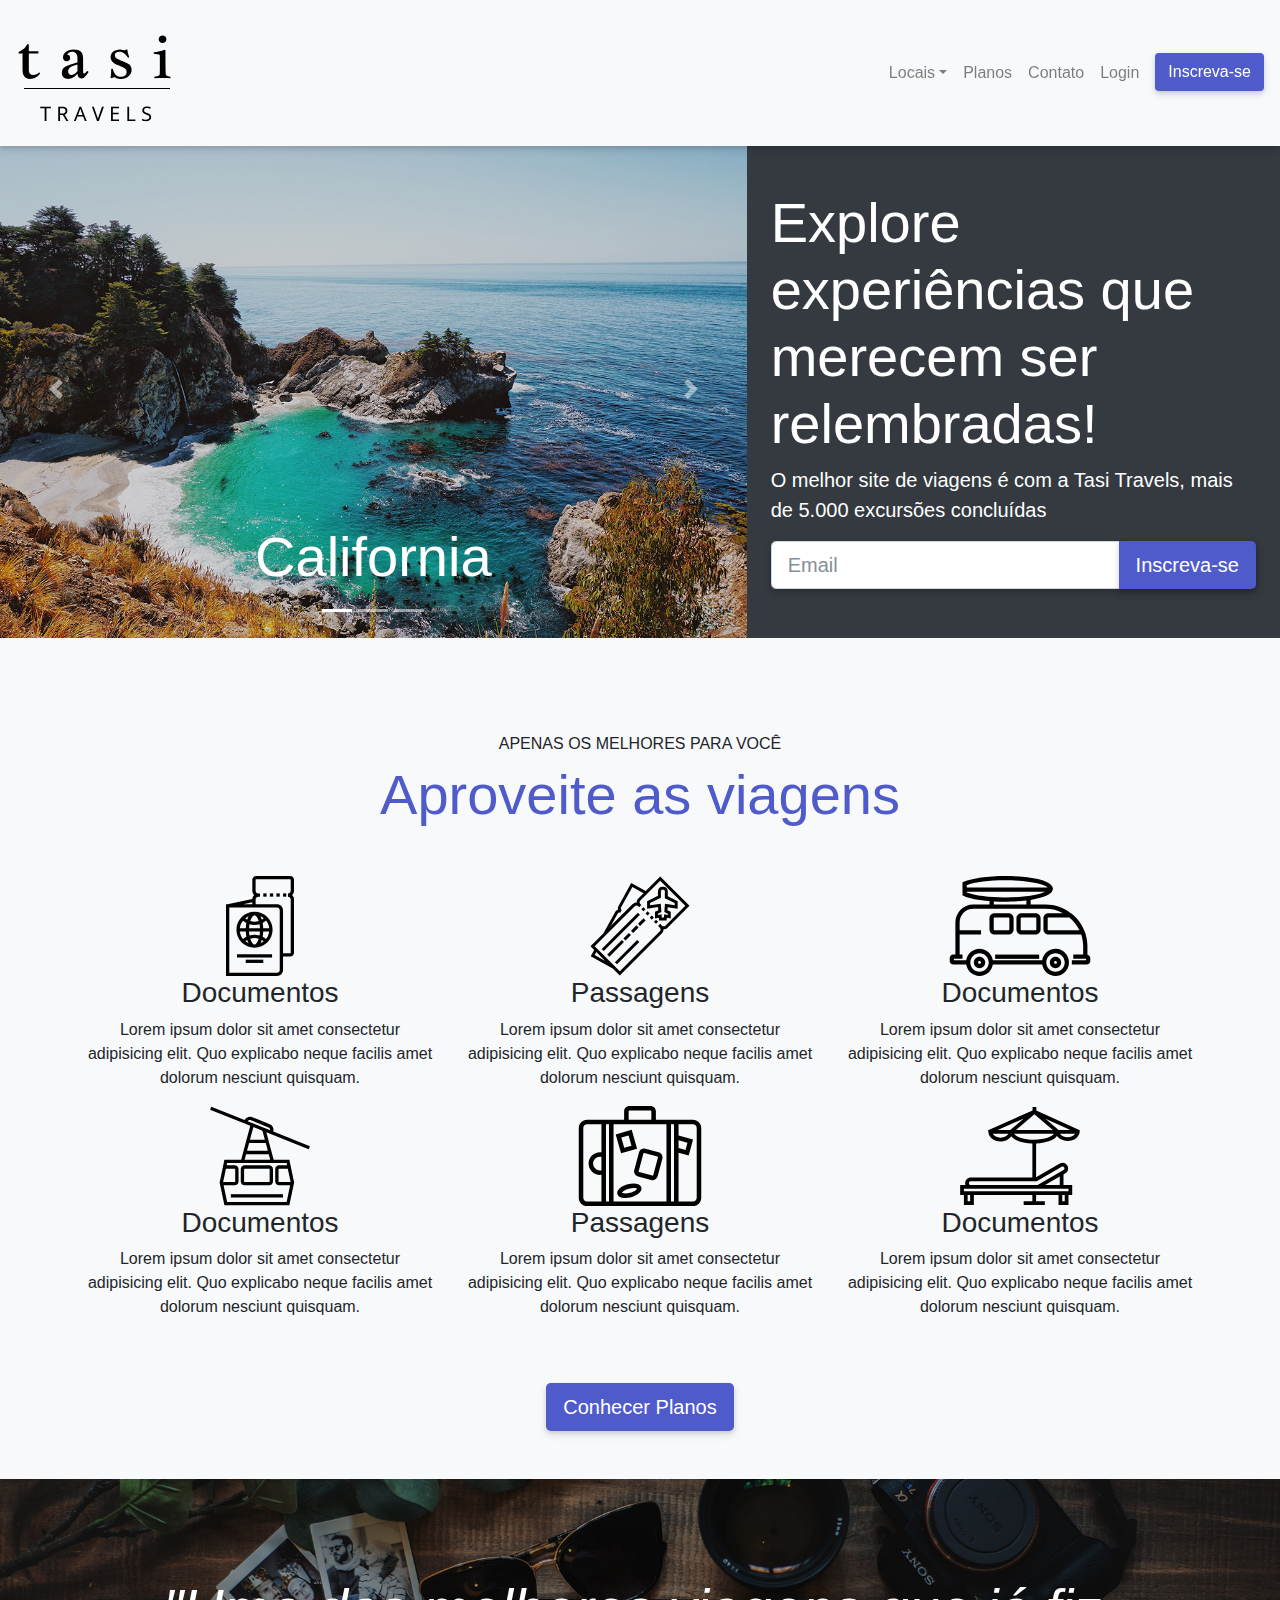
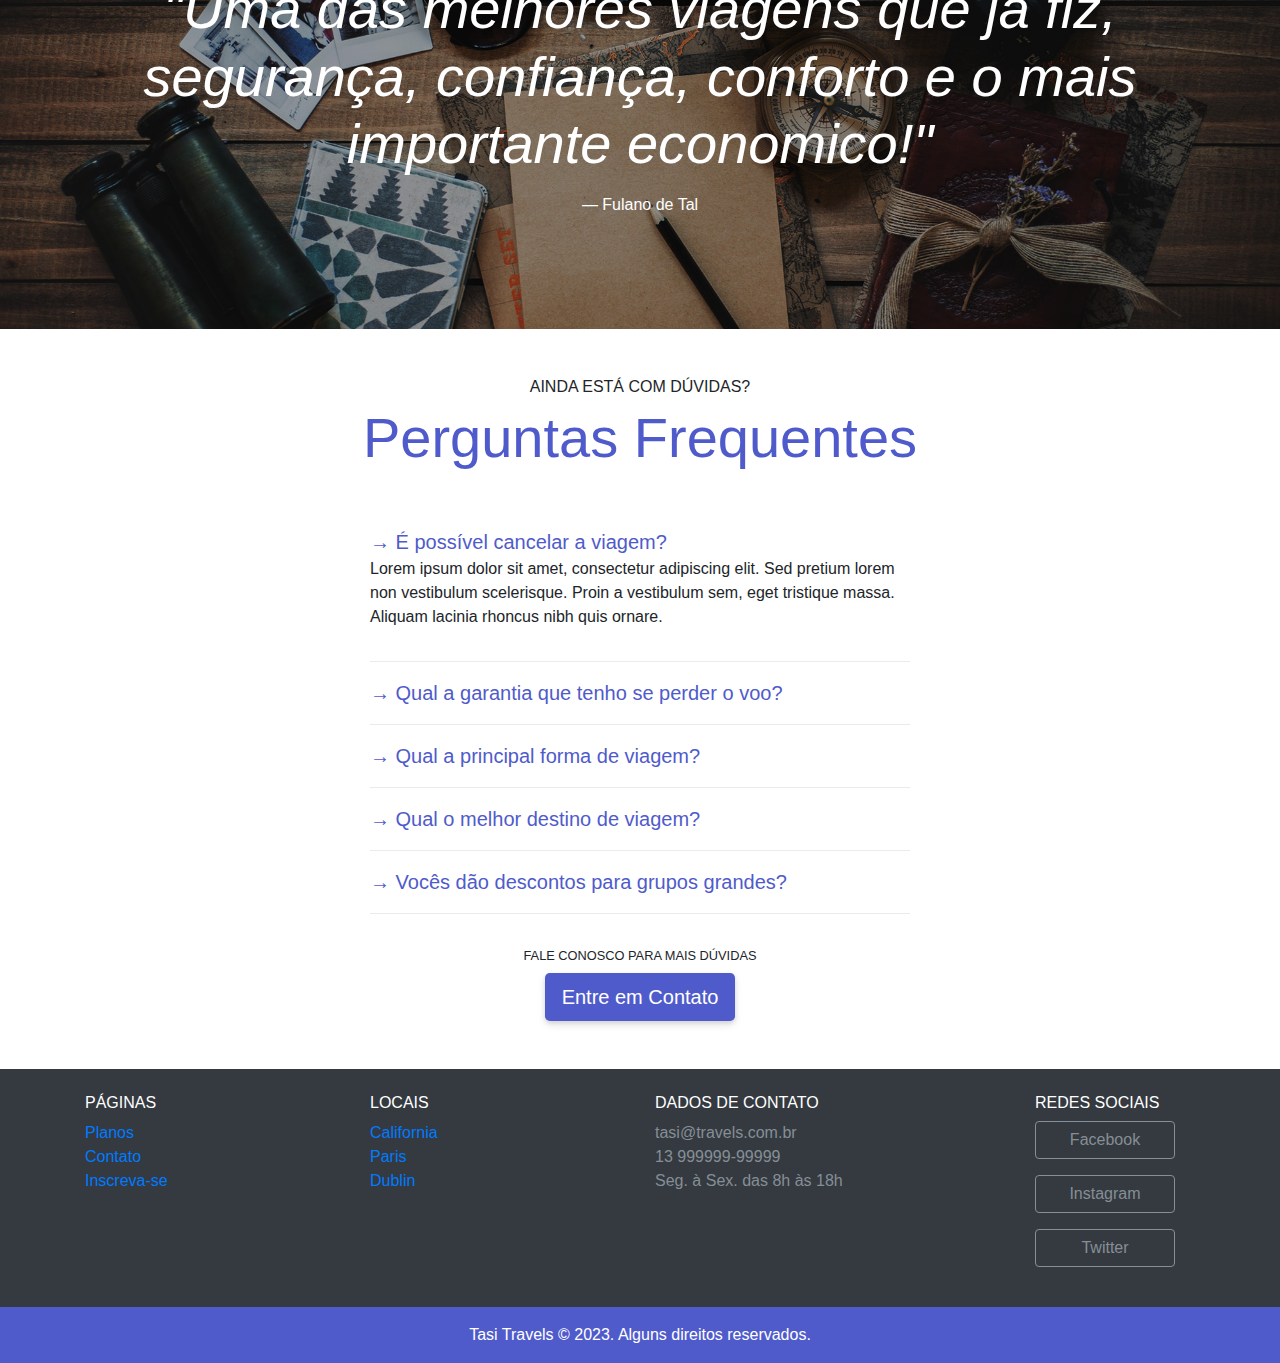
<file: tasi-travel/index.html>
<!DOCTYPE html>
<html>
  <head>
    <title>Tasi Travels</title>
    
    <meta charset="utf-8">
    <meta name="viewport" content="width=device-width, initial-scale=1, shrink-to-fit=no">
    
    <link rel="stylesheet" href="css/bootstrap.css">
    <link rel="stylesheet" href="css/style.css">
    
  </head>
  <body>
    
    <!-- Modal -->
    <div class="modal fade" id="modalLogin" tabindex="-1" role="dialog" aria-labelledby="modalLogin" aria-hidden="true">
      <div class="modal-dialog" role="document">
        <div class="modal-content">
          <div class="modal-header">
            <h5 class="modal-title" id="modalLogin">Entre na sua conta</h5>
            <button type="button" class="close" data-dismiss="modal" aria-label="Close">
              <span aria-hidden="true">&times;</span>
            </button>
          </div>
          <div class="modal-body">
            <form>
              <div class="form-group">
                <label for="inputLoginEmail">Email address</label>
                <input type="email" class="form-control" id="loginEmail">
              </div>
              <div class="form-group">
                <label for="inputLoginSenha">Password</label>
                <input type="password" class="form-control" id="senhaLogin">
              </div>
              <button type="submit" class="btn btn color color:hover box-shadow">Entrar</button>
              <small class="form-text text-muted">Esqueceu a senha? <a href="#">Clique aqui</a></small>
            </form>
          </div>
        </div>
      </div>
    </div>



    <nav class="navbar navbar-expand-md navbar-light bg-light fixed-top px-3  box-shadow">
      <a href="index.html" class="navbar-brand">
        <img src="img/caravan.svg" alt="Caravan">
      </a>
      
      <button class="navbar-toggler" type="button" data-toggle="collapse" data-target="#navbarSupportedContent" aria-controls="navbarSupportedContent" aria-expanded="false" aria-label="Abrir Navegação">
        <span class="navbar-toggler-icon"></span>
      </button>
      
      <div class="collapse navbar-collapse" id="navbarSupportedContent">
        <ul class="navbar-nav ml-auto">
          <li class="nav-item dropdown">
            <a class="nav-link dropdown-toggle" href="#" id="navbarDropdown" role="button" data-toggle="dropdown" aria-haspopup="true" aria-expanded="false">Locais</a>
            <div class="dropdown-menu" aria-labelledby="navbarDropdown">
              <a class="dropdown-item" href="local.html">California</a>
              <a class="dropdown-item" href="local.html">Paris</a>
              <a class="dropdown-item" href="local.html">Dublin</a>
            </div>
          </li>
          <li class="nav-item">
            <a class="nav-link" href="planos.html">Planos</a>
          </li>
          <li class="nav-item">
            <a class="nav-link" href="contato.html">Contato</a>
          </li>
          <li class="nav-item">
            <a class="nav-link" data-toggle="modal" data-target="#modalLogin" href="#">Login</a>
          </li>
          <li class="nav-item">
            <a class="btn btn color color:hover box-shadow ml-md-2" href="inscricao.html">Inscreva-se</a>
          </li>
        </ul>
      </div>
      
    </nav>

    <section class="container-fluid">
      <div class="row bg-dark text-white">
        <div class="col-lg-7 p-0">
          <div id="carouselTasi" class="carousel slide" data-ride="carousel">
            <ol class="carousel-indicators">
              <li data-target="#carouselTasi" data-slide-to="0" class="active"></li>
              <li data-target="#carouselTasi" data-slide-to="1"></li>
              <li data-target="#carouselTasi" data-slide-to="2"></li>
            </ol>
            <div class="carousel-inner">
              <div class="carousel-item active">
                <img class="d-block w-100" src="img/california.jpg" alt="First slide">
                <div class="carousel-caption">
                    <h3 class="display-4">California</h3>
                </div>
              </div>
              <div class="carousel-item">
                <img class="d-block w-100" src="img/dublin.jpg" alt="Second slide">
                <div class="carousel-caption">
                  <h3 class="display-4">Dublin</h3>
              </div>
              </div>
              <div class="carousel-item">
                <img class="d-block w-100" src="img/paris.jpg" alt="Third slide">
                <div class="carousel-caption">
                  <h3 class="display-4">Paris</h3>
              </div>
              </div>
            </div>
            <a class="carousel-control-prev" href="#carouselTasi" role="button" data-slide="prev">
              <span class="carousel-control-prev-icon" aria-hidden="true"></span>
              <span class="sr-only">Previous</span>
            </a>
            <a class="carousel-control-next" href="#carouselTasi" role="button" data-slide="next">
              <span class="carousel-control-next-icon" aria-hidden="true"></span>
              <span class="sr-only">Next</span>
            </a>
          </div>
        </div>
        <div class="col-lg-5 p-4 align-self-center">
          <h1 class="display-4">Explore experiências que merecem
            ser relembradas!</h1>
          <p class="lead">O melhor site de viagens é com a Tasi Travels, mais de 5.000
            excursões concluídas</p>
          <form action="">
            <div class="input-group input-group-lg box-shadow">
              <input type="text" class="form-control"
              placeholder="Email" aria-label="Email">
              <span class="input-group-btn">
                <button class="btn color color:hover box-shadow" type="button">Inscreva-se
                </button>
              </span>
            </div>
          </form>
        </div>
      </div>
    </section>

    <section class="py-5 bg-light text-center">
      <div class="container">
        <div class="my-5">
          <span class="h6 d-block">APENAS OS MELHORES PARA VOCÊ</span>
          <h2 class="display-4 colorText">Aproveite as viagens</h2>
        </div>
        <div class="row">
          <div class="col-xl-4 col-md-6">
            <div style="height: 100px;" class="d-flex justify-content-center">
              <img src="img/icones/passaporte.svg" alt="Passaporte">
            </div>
            <h3>Documentos</h3>
            <p>Lorem ipsum dolor sit amet consectetur adipisicing elit. Quo explicabo neque facilis amet dolorum nesciunt quisquam.</p>
          </div>
          <div class="col-xl-4 col-md-6">
            <div style="height: 100px;" class="d-flex justify-content-center">
              <img src="img/icones/passagens.svg" alt="Passagens">
            </div>
            <h3>Passagens</h3>
            <p>Lorem ipsum dolor sit amet consectetur adipisicing elit. Quo explicabo neque facilis amet dolorum nesciunt quisquam.</p>
          </div>
          <div class="col-xl-4 col-md-6">
            <div style="height: 100px;" class="d-flex justify-content-center">
              <img src="img/icones/translado.svg" alt="Translado">
            </div>
            <h3>Documentos</h3>
            <p>Lorem ipsum dolor sit amet consectetur adipisicing elit. Quo explicabo neque facilis amet dolorum nesciunt quisquam.</p>
          </div>

          <div class="col-xl-4 col-md-6">
            <div style="height: 100px;" class="d-flex justify-content-center">
              <img src="img/icones/turismo.svg" alt="Turismo">
            </div>
            <h3>Documentos</h3>
            <p>Lorem ipsum dolor sit amet consectetur adipisicing elit. Quo explicabo neque facilis amet dolorum nesciunt quisquam.</p>
          </div>
          <div class="col-xl-4 col-md-6">
            <div style="height: 100px;" class="d-flex justify-content-center">
              <img src="img/icones/bagagens.svg" alt="Bagagens">
            </div>
            <h3>Passagens</h3>
            <p>Lorem ipsum dolor sit amet consectetur adipisicing elit. Quo explicabo neque facilis amet dolorum nesciunt quisquam.</p>
          </div>
          <div class="col-xl-4 col-md-6">
            <div style="height: 100px;" class="d-flex justify-content-center">
              <img src="img/icones/praias.svg" alt="Praias">
            </div>
            <h3>Documentos</h3>
            <p>Lorem ipsum dolor sit amet consectetur adipisicing elit. Quo explicabo neque facilis amet dolorum nesciunt quisquam.</p>
          </div>
        </div>
        
        <a href="planos.html" class="btn color color:hover box-shadow btn-lg mt-5">Conhecer Planos</a>
      </div>
    </section>

    <section id="home-quote" class="p-md-5">
      <blockquote class="blockquote text-center text-white p-md-5 p-3"><p class="display-4"><em>"Uma das melhores viagens que já fiz, segurança, confiança, conforto
        e o mais importante economico!"</em></p>
        <footer class="blockquote-footer text-white">Fulano de Tal</footer>
      </blockquote>
    </section>

    <section class="container">
      <div class="my-5 text-center">
        <span class="h6 d-block">AINDA ESTÁ COM DÚVIDAS?</span>
        <h2 class="display-4 colorText">Perguntas Frequentes</h2>
      </div>
      <div class="row justify-content-center">
        <div class="col-md-6" id="perguntasFrequentes" data-children=".pergunta">
          <div class="pergunta py-2">
            <a class="lead colorText" data-toggle="collapse" data-parent="#perguntasFrequentes" href="#pergunta1" aria-expanded="true" aria-controls="pergunta1">→ É possível cancelar a viagem?</a>
            <div id="pergunta1" class="collapse show" role="tabpanel">
              <p>Lorem ipsum dolor sit amet, consectetur adipiscing elit. Sed pretium lorem non vestibulum scelerisque. Proin a vestibulum sem, eget tristique massa. Aliquam lacinia rhoncus nibh quis ornare.</p>
            </div>
          </div>
          <div class="dropdown-divider"></div>
          <div class="pergunta py-2">
            <a class="lead colorText" data-toggle="collapse" data-parent="#perguntasFrequentes" href="#pergunta2" aria-expanded="true" aria-controls="pergunta2">→ Qual a garantia que tenho se perder o voo?</a>
            <div id="pergunta2" class="collapse" role="tabpanel">
              <p>Lorem ipsum dolor sit amet, consectetur adipiscing elit. Sed pretium lorem non vestibulum scelerisque. Proin a vestibulum sem, eget tristique massa. Aliquam lacinia rhoncus nibh quis ornare.</p>
            </div>
          </div>
          <div class="dropdown-divider"></div>
          <div class="pergunta py-2">
            <a class="lead colorText" data-toggle="collapse" data-parent="#perguntasFrequentes" href="#pergunta3" aria-expanded="true" aria-controls="pergunta3">→ Qual a principal forma de viagem?</a>
            <div id="pergunta3" class="collapse" role="tabpanel">
              <p>Lorem ipsum dolor sit amet, consectetur adipiscing elit. Sed pretium lorem non vestibulum scelerisque. Proin a vestibulum sem, eget tristique massa. Aliquam lacinia rhoncus nibh quis ornare.</p>
            </div>
          </div>
          <div class="dropdown-divider"></div>
          <div class="pergunta py-2">
            <a class="lead colorText" data-toggle="collapse" data-parent="#perguntasFrequentes" href="#pergunta4" aria-expanded="true" aria-controls="pergunta4">→ Qual o melhor destino de viagem?</a>
            <div id="pergunta4" class="collapse" role="tabpanel">
              <p>Lorem ipsum dolor sit amet, consectetur adipiscing elit. Sed pretium lorem non vestibulum scelerisque. Proin a vestibulum sem, eget tristique massa. Aliquam lacinia rhoncus nibh quis ornare.</p>
            </div>
          </div>
          <div class="dropdown-divider"></div>
          <div class="pergunta py-2">
            <a class="lead colorText" data-toggle="collapse" data-parent="#perguntasFrequentes" href="#pergunta5" aria-expanded="true" aria-controls="pergunta5">→ Vocês dão descontos para grupos grandes?</a>
            <div id="pergunta5" class="collapse" role="tabpanel">
              <p>Lorem ipsum dolor sit amet, consectetur adipiscing elit. Sed pretium lorem non vestibulum scelerisque. Proin a vestibulum sem, eget tristique massa. Aliquam lacinia rhoncus nibh quis ornare.</p>
            </div>
          </div>
          <div class="dropdown-divider"></div>
        </div>
      </div>
      <div class="text-center my-4">
        <p class="small m-1">FALE CONOSCO PARA MAIS DÚVIDAS</p>
        <a class="btn color color:hover box-shadow btn-lg mt-1" href="contato.html">Entre em Contato</a>
      </div>
    </section>

    <footer class="bg-dark text-white mt-5">
      <div class="container py-4">
        <div class="row">
          <div class="col-md-3 col-6 ">
            <h4 class="h6">PÁGINAS</h4>
            <ul class="list-unstyled colorText">
              <li><a href="planos.html">Planos</a></li>
              <li><a href="contato.html">Contato</a></li>
              <li><a href="inscricao.html">Inscreva-se</a></li>
            </ul>
          </div>
          <div class="col-md-3 col-6">
            <h4 class="h6">LOCAIS</h4>
            <ul class="list-unstyled">
              <li><a href="local.html">California</a></li>
              <li><a href="local.html">Paris</a></li>
              <li><a href="local.html">Dublin</a></li>
            </ul>
          </div>
          <div class="col-md-4">
            <h4 class="h6">DADOS DE CONTATO</h4>
            <ul class="list-unstyled text-secondary">
              <li>tasi@travels.com.br</li>
              <li>13 999999-99999</li>
              <li>Seg. à Sex. das 8h às 18h</li>
            </ul>
          </div>
          <div class="col-md-2">
            <h4 class="h6">REDES SOCIAIS</h4>
            <ul class="list-unstyled">
              <li><a style="max-width: 140px" class="btn btn-outline-secondary btn-block " href="#">Facebook</a></li>
            </ul>
            <ul class="list-unstyled">
              <li><a style="max-width: 140px" class="btn btn-outline-secondary btn-block" href="#">Instagram</a></li>
            </ul>
            <ul class="list-unstyled">
              <li><a  style="max-width: 140px" class="btn btn-outline-secondary btn-block" href="#">Twitter</a></li>
            </ul>
          </div>
        </div>
      </div>
      <div class="colorBg text-center py-3">
        <p class="m-0">Tasi Travels © 2023. Alguns direitos reservados.</p>
      </div>
    </footer>
   
    
    
    
    <script type="text/javascript" src="js/jquery-3.2.1.slim.min.js"></script>
    <script type="text/javascript" src="js/popper.min.js"></script>
    <script type="text/javascript" src="js/bootstrap.js"></script>
    <script type="text/javascript" src="js/app.js"></script>
  </body>
</html>
</file>
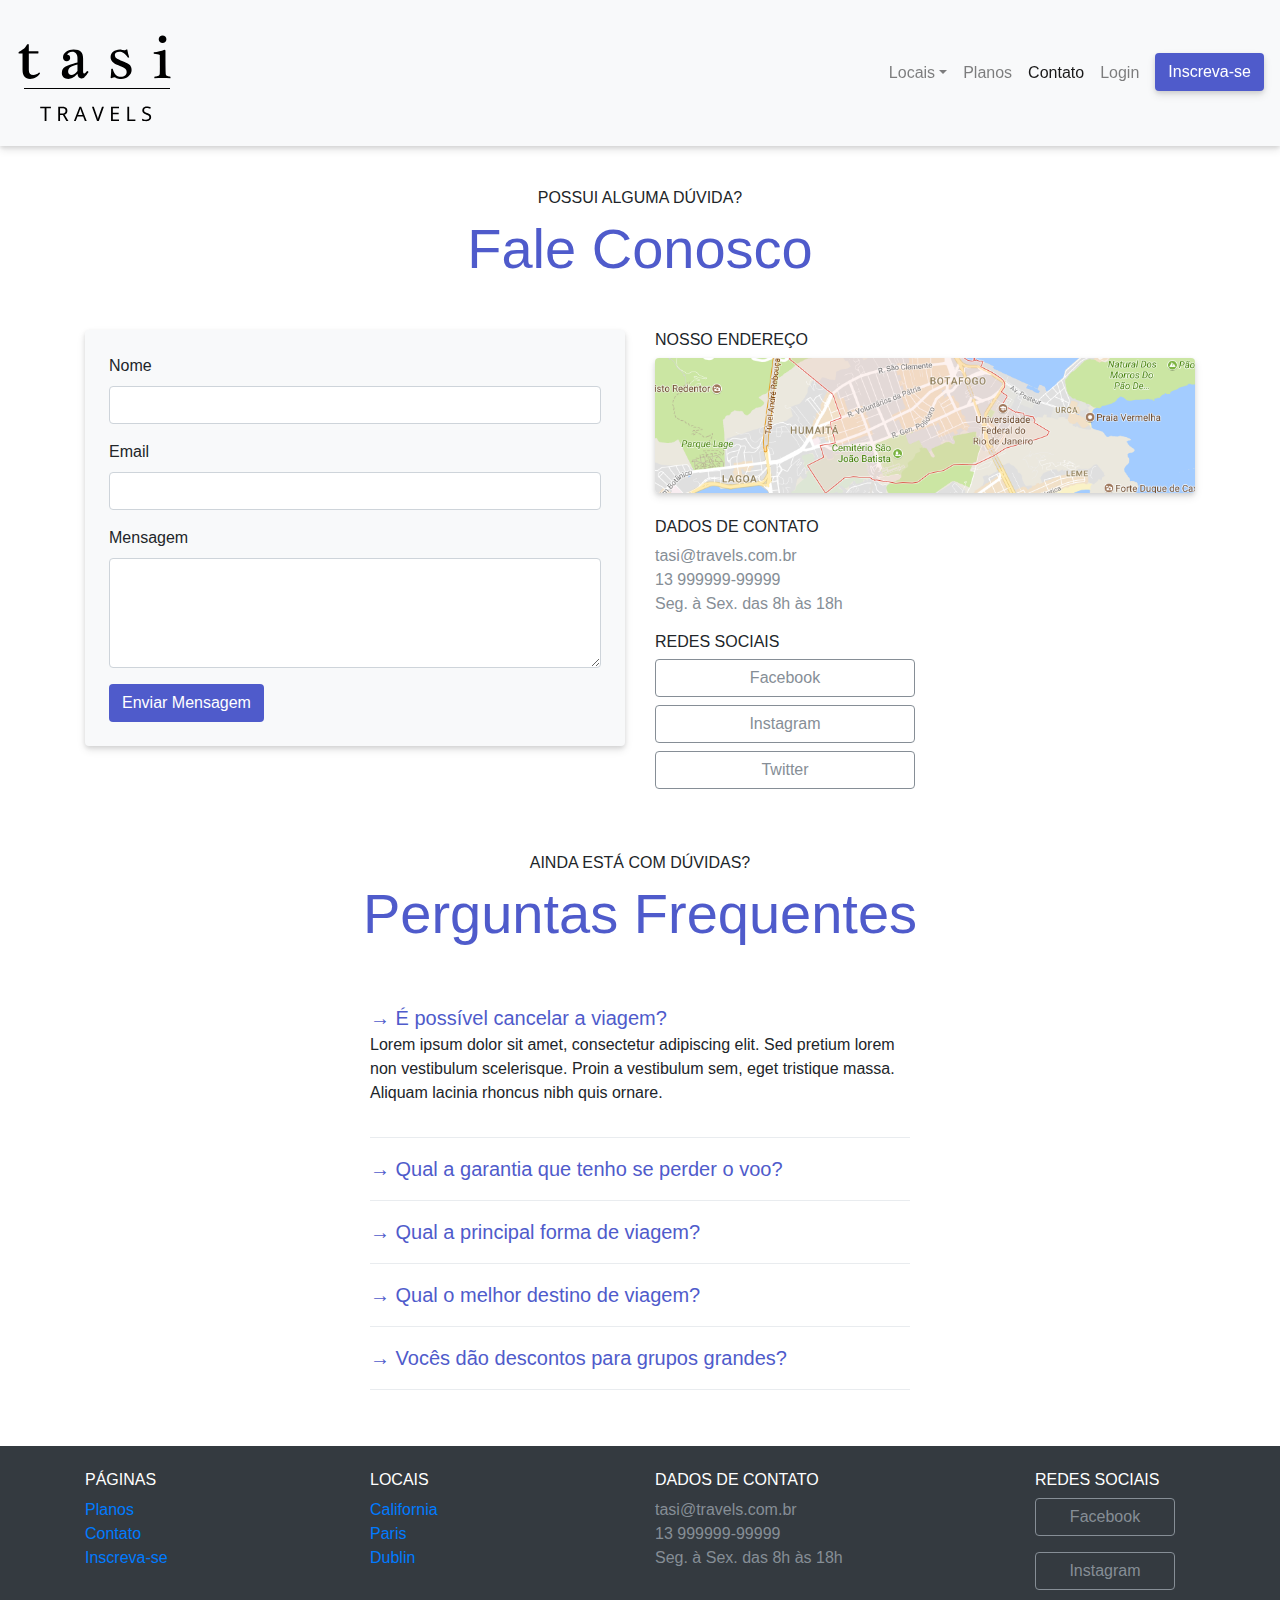
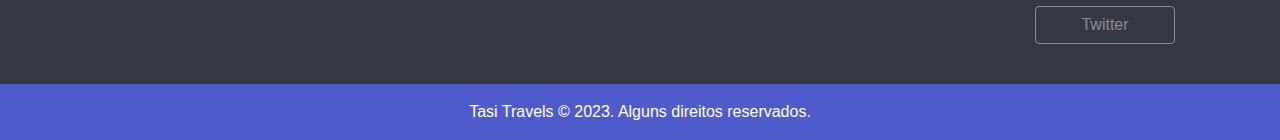
<file: tasi-travel/contato.html>
<!DOCTYPE html>
<html>
  <head>
    <title>Tasi Travels - Contato</title>
    
    <meta charset="utf-8">
    <meta name="viewport" content="width=device-width, initial-scale=1, shrink-to-fit=no">
    
    <link rel="stylesheet" href="css/bootstrap.css">
    <link rel="stylesheet" href="css/style.css">
    
  </head>
  <body>
    
    <!-- Modal -->
    <div class="modal fade" id="modalLogin" tabindex="-1" role="dialog" aria-labelledby="modalLogin" aria-hidden="true">
      <div class="modal-dialog" role="document">
        <div class="modal-content">
          <div class="modal-header">
            <h5 class="modal-title" id="modalLogin">Entre na sua conta</h5>
            <button type="button" class="close" data-dismiss="modal" aria-label="Close">
              <span aria-hidden="true">&times;</span>
            </button>
          </div>
          <div class="modal-body">
            <form>
              <div class="form-group">
                <label for="inputLoginEmail">Email address</label>
                <input type="email" class="form-control" id="loginEmail">
              </div>
              <div class="form-group">
                <label for="inputLoginSenha">Password</label>
                <input type="password" class="form-control" id="senhaLogin">
              </div>
              <button type="submit" class="btn btn color color:hover box-shadow">Entrar</button>
              <small class="form-text text-muted">Esqueceu a senha? <a href="#">Clique aqui</a></small>
            </form>
          </div>
        </div>
      </div>
    </div>



    <nav class="navbar navbar-expand-md navbar-light bg-light fixed-top px-3  box-shadow">
      <a href="index.html" class="navbar-brand">
        <img src="img/caravan.svg" alt="Caravan">
      </a>
      
      <button class="navbar-toggler" type="button" data-toggle="collapse" data-target="#navbarSupportedContent" aria-controls="navbarSupportedContent" aria-expanded="false" aria-label="Abrir Navegação">
        <span class="navbar-toggler-icon"></span>
      </button>
      
      <div class="collapse navbar-collapse" id="navbarSupportedContent">
        <ul class="navbar-nav ml-auto">
          <li class="nav-item dropdown">
            <a class="nav-link dropdown-toggle" href="#" id="navbarDropdown" role="button" data-toggle="dropdown" aria-haspopup="true" aria-expanded="false">Locais</a>
            <div class="dropdown-menu" aria-labelledby="navbarDropdown">
              <a class="dropdown-item" href="local.html">California</a>
              <a class="dropdown-item" href="local.html">Paris</a>
              <a class="dropdown-item" href="local.html">Dublin</a>
            </div>
          </li>
          <li class="nav-item">
            <a class="nav-link" href="planos.html">Planos</a>
          </li>
          <li class="nav-item">
            <a class="nav-link active" href="contato.html">Contato</a>
          </li>
          <li class="nav-item">
            <a class="nav-link" data-toggle="modal" data-target="#modalLogin" href="#">Login</a>
          </li>
          <li class="nav-item">
            <a class="btn btn color color:hover box-shadow ml-md-2" href="inscricao.html">Inscreva-se</a>
          </li>
        </ul>
      </div>
      
    </nav>

    <section class="container">
        <div class="my-5 text-center">
            <span class="h6 d-block">POSSUI ALGUMA DÚVIDA?</span>
            <h2 class="display-4 colorText">Fale Conosco</h2>
          </div>
          <div class="row">
            <div class="col-lg mb-5">
                <form class="bg-light rounded p-4 box-shadow"action="">
                    <div class="form-group">
                        <label for="clienteNome">Nome</label>
                        <input type="text" class="form-control" id="clienteEmail">
                    </div>
                    <div class="form-group">
                        <label for="clienteEmail">Email</label>
                        <input type="email" class="form-control" id="clienteEmail">
                    </div>
                    <div class="form-group">
                        <label for="clienteMensagem">Mensagem</label>
                            <textarea  id="clienteMensagem" class="form-control" rows="4"></textarea>
                    </div>
                    <button type="submit" class="btn color color:hover">Enviar Mensagem</button>
                </form>
            </div>
            <div class="col-lg">
                <h2 class="h6">NOSSO ENDEREÇO</h2>
                <a href="#"><img class= "img-fluid box-shadow rounded mb-4"src="img/mapa.png" alt="Endereço da Empresa"></a>
                    <h2 class="h6">DADOS DE CONTATO</h2>
                    <ul class="list-unstyled text-secondary">
                      <li>tasi@travels.com.br</li>
                      <li>13 999999-99999</li>
                      <li>Seg. à Sex. das 8h às 18h</li>
                    </ul>
                    <h2 class="h6">REDES SOCIAIS</h2>
                    <ul class="list-unstyled" style="max-width: 260px">
                      <li><a class="btn btn-outline-secondary btn-block mb-2 " href="#">Facebook</a></li>
                      <li><a class="btn btn-outline-secondary btn-block mb-2" href="#">Instagram</a></li>
                      <li><a  class="btn btn-outline-secondary btn-block mb-2" href="#">Twitter</a></li>
                    
                
            </div>
          </div>
    </section>

    <section class="container">
      <div class="my-5 text-center">
        <span class="h6 d-block">AINDA ESTÁ COM DÚVIDAS?</span>
        <h2 class="display-4 colorText">Perguntas Frequentes</h2>
      </div>
      <div class="row justify-content-center">
        <div class="col-md-6" id="perguntasFrequentes" data-children=".pergunta">
          <div class="pergunta py-2">
            <a class="lead colorText" data-toggle="collapse" data-parent="#perguntasFrequentes" href="#pergunta1" aria-expanded="true" aria-controls="pergunta1">→ É possível cancelar a viagem?</a>
            <div id="pergunta1" class="collapse show" role="tabpanel">
              <p>Lorem ipsum dolor sit amet, consectetur adipiscing elit. Sed pretium lorem non vestibulum scelerisque. Proin a vestibulum sem, eget tristique massa. Aliquam lacinia rhoncus nibh quis ornare.</p>
            </div>
          </div>
          <div class="dropdown-divider"></div>
          <div class="pergunta py-2">
            <a class="lead colorText" data-toggle="collapse" data-parent="#perguntasFrequentes" href="#pergunta2" aria-expanded="true" aria-controls="pergunta2">→ Qual a garantia que tenho se perder o voo?</a>
            <div id="pergunta2" class="collapse" role="tabpanel">
              <p>Lorem ipsum dolor sit amet, consectetur adipiscing elit. Sed pretium lorem non vestibulum scelerisque. Proin a vestibulum sem, eget tristique massa. Aliquam lacinia rhoncus nibh quis ornare.</p>
            </div>
          </div>
          <div class="dropdown-divider"></div>
          <div class="pergunta py-2">
            <a class="lead colorText" data-toggle="collapse" data-parent="#perguntasFrequentes" href="#pergunta3" aria-expanded="true" aria-controls="pergunta3">→ Qual a principal forma de viagem?</a>
            <div id="pergunta3" class="collapse" role="tabpanel">
              <p>Lorem ipsum dolor sit amet, consectetur adipiscing elit. Sed pretium lorem non vestibulum scelerisque. Proin a vestibulum sem, eget tristique massa. Aliquam lacinia rhoncus nibh quis ornare.</p>
            </div>
          </div>
          <div class="dropdown-divider"></div>
          <div class="pergunta py-2">
            <a class="lead colorText" data-toggle="collapse" data-parent="#perguntasFrequentes" href="#pergunta4" aria-expanded="true" aria-controls="pergunta4">→ Qual o melhor destino de viagem?</a>
            <div id="pergunta4" class="collapse" role="tabpanel">
              <p>Lorem ipsum dolor sit amet, consectetur adipiscing elit. Sed pretium lorem non vestibulum scelerisque. Proin a vestibulum sem, eget tristique massa. Aliquam lacinia rhoncus nibh quis ornare.</p>
            </div>
          </div>
          <div class="dropdown-divider"></div>
          <div class="pergunta py-2">
            <a class="lead colorText" data-toggle="collapse" data-parent="#perguntasFrequentes" href="#pergunta5" aria-expanded="true" aria-controls="pergunta5">→ Vocês dão descontos para grupos grandes?</a>
            <div id="pergunta5" class="collapse" role="tabpanel">
              <p>Lorem ipsum dolor sit amet, consectetur adipiscing elit. Sed pretium lorem non vestibulum scelerisque. Proin a vestibulum sem, eget tristique massa. Aliquam lacinia rhoncus nibh quis ornare.</p>
            </div>
          </div>
          <div class="dropdown-divider"></div>
        </div>
      </div>
    </section>

    <footer class="bg-dark text-white mt-5">
      <div class="container py-4">
        <div class="row">
          <div class="col-md-3 col-6 ">
            <h4 class="h6">PÁGINAS</h4>
            <ul class="list-unstyled colorText">
              <li><a href="planos.html">Planos</a></li>
              <li><a href="contato.html">Contato</a></li>
              <li><a href="inscricao.html">Inscreva-se</a></li>
            </ul>
          </div>
          <div class="col-md-3 col-6">
            <h4 class="h6">LOCAIS</h4>
            <ul class="list-unstyled">
              <li><a href="local.html">California</a></li>
              <li><a href="local.html">Paris</a></li>
              <li><a href="local.html">Dublin</a></li>
            </ul>
          </div>
          <div class="col-md-4">
            <h4 class="h6">DADOS DE CONTATO</h4>
            <ul class="list-unstyled text-secondary">
              <li>tasi@travels.com.br</li>
              <li>13 999999-99999</li>
              <li>Seg. à Sex. das 8h às 18h</li>
            </ul>
          </div>
          <div class="col-md-2">
            <h4 class="h6">REDES SOCIAIS</h4>
            <ul class="list-unstyled">
              <li><a style="max-width: 140px" class="btn btn-outline-secondary btn-block" href="#">Facebook</a></li>
            </ul>
            <ul class="list-unstyled">
              <li><a style="max-width: 140px" class="btn btn-outline-secondary btn-block" href="#">Instagram</a></li>
            </ul>
            <ul class="list-unstyled">
              <li><a  style="max-width: 140px" class="btn btn-outline-secondary btn-block" href="#">Twitter</a></li>
            </ul>
          </div>
        </div>
      </div>
      <div class="colorBg text-center py-3">
        <p class="m-0">Tasi Travels © 2023. Alguns direitos reservados.</p>
      </div>
    </footer>
   
    
    
    
    <script type="text/javascript" src="js/jquery-3.2.1.slim.min.js"></script>
    <script type="text/javascript" src="js/popper.min.js"></script>
    <script type="text/javascript" src="js/bootstrap.js"></script>
    <script type="text/javascript" src="js/app.js"></script>
  </body>
</html>
</file>
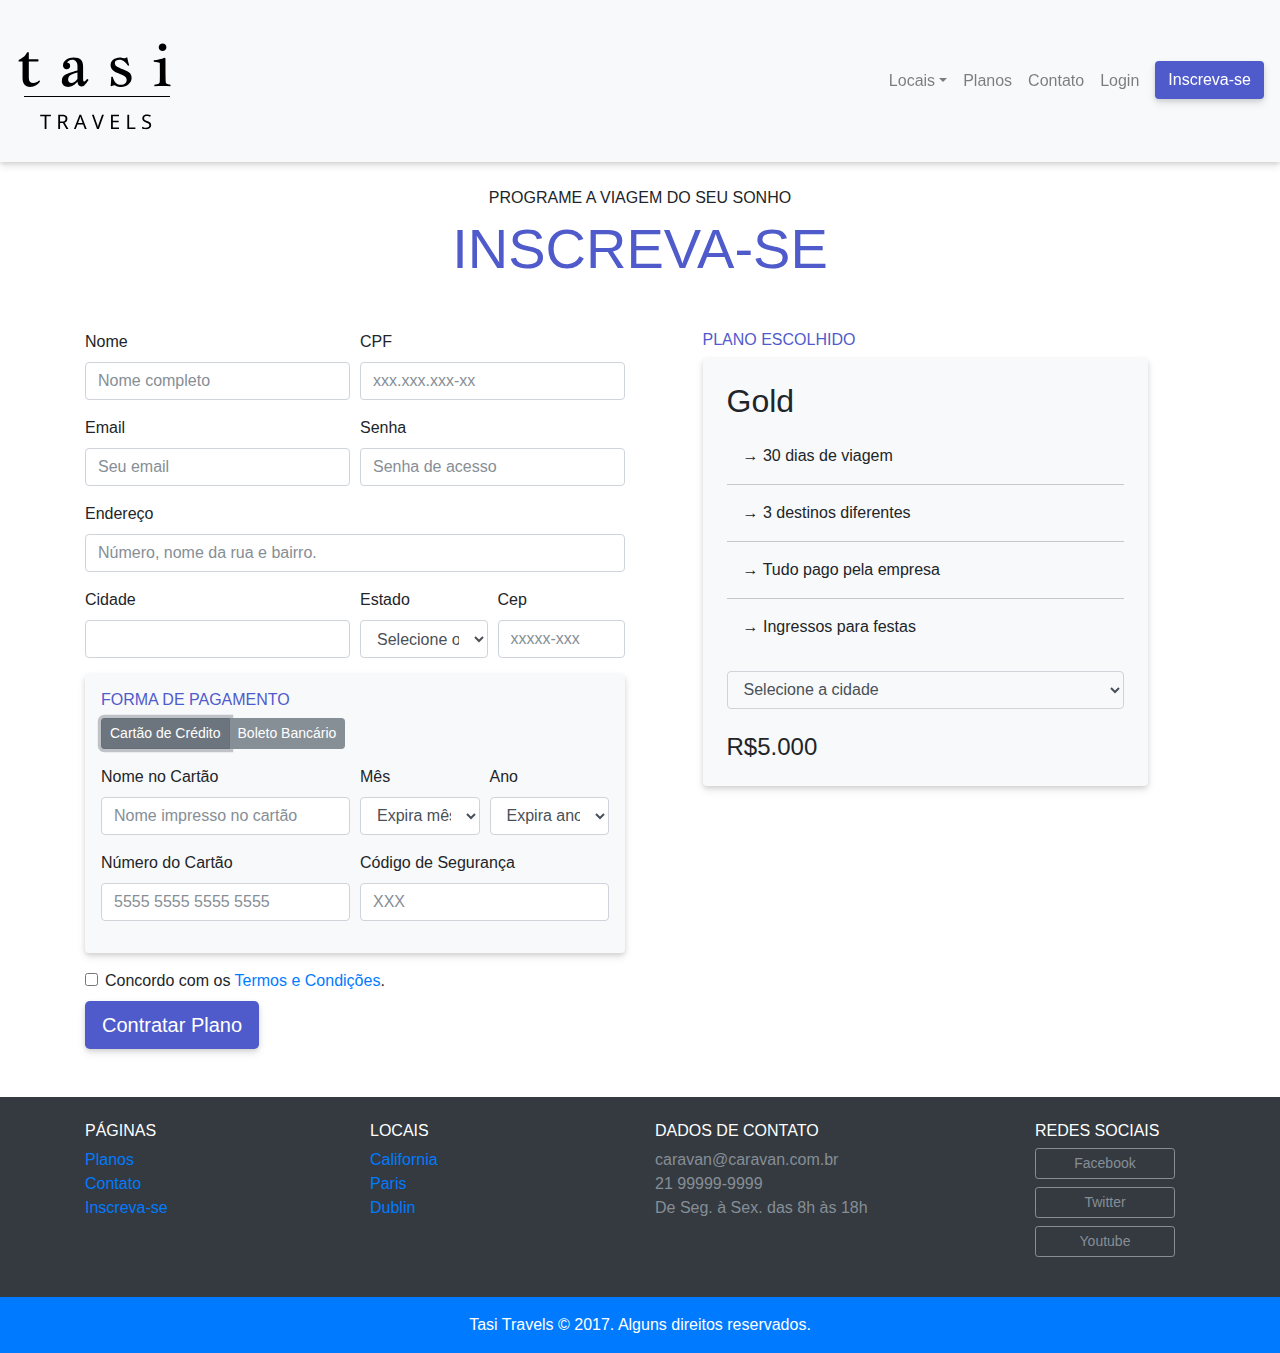
<file: tasi-travel/inscricao.html>
<!DOCTYPE html>
<html>
  <head>
    <title>Tasi - Inscrição</title>
    
    <meta charset="utf-8">
    <meta name="viewport" content="width=device-width, initial-scale=1, shrink-to-fit=no">
    
    <link rel="stylesheet" href="css/bootstrap.css">
    <link rel="stylesheet" href="css/style.css">
    
  </head>
  <body>
   
<!--  Modal   -->
    <div class="modal fade" id="modalLogin" tabindex="-1" role="dialog" aria-labelledby="modalLoginTitulo" aria-hidden="true">
      <div class="modal-dialog" role="document">
        <div class="modal-content">
          <div class="modal-header">
            <h5 class="modal-title" id="modalLoginTitulo">Entre na Sua Conta</h5>
            <button type="button" class="close" data-dismiss="modal" aria-label="Close">
              <span aria-hidden="true">&times;</span>
            </button>
          </div>
          <div class="modal-body">
            <form>
              <div class="form-group">
                <label for="loginEmail">Email</label>
                <input type="email" class="form-control" id="loginEmail">
              </div>
              <div class="form-group">
                <label for="loginSenha">Senha</label>
                <input type="password" class="form-control" id="loginSenha">
              </div>
              <button type="submit" class="btn color box-shadow">Entrar na Conta</button>
              <small class="form-text text-muted">Esqueceu a senha? <a href="#">Clique aqui</a>.</small>
            </form>
          </div>
        </div>
      </div>
    </div>
<!-- Fecha Modal  -->
    
    <nav class="navbar navbar-expand-md navbar-light bg-light fixed-top py-3 box-shadow">
      <a href="index.html" class="navbar-brand">
        <img src="img/caravan.svg" alt="Caravan">
      </a>
      
      <button class="navbar-toggler" type="button" data-toggle="collapse" data-target="#navbarSupportedContent" aria-controls="navbarSupportedContent" aria-expanded="false" aria-label="Abrir Navegação">
        <span class="navbar-toggler-icon"></span>
      </button>
      
      <div class="collapse navbar-collapse" id="navbarSupportedContent">
        <ul class="navbar-nav ml-auto">
          <li class="nav-item dropdown">
            <a class="nav-link dropdown-toggle" href="#" id="navbarDropdown" role="button" data-toggle="dropdown" aria-haspopup="true" aria-expanded="false">Locais</a>
            <div class="dropdown-menu" aria-labelledby="navbarDropdown">
              <a class="dropdown-item" href="local.html">California</a>
              <a class="dropdown-item" href="local.html">Paris</a>
              <a class="dropdown-item" href="local.html">Dublin</a>
            </div>
          </li>
          <li class="nav-item">
            <a class="nav-link" href="planos.html">Planos</a>
          </li>
          <li class="nav-item">
            <a class="nav-link" href="contato.html">Contato</a>
          </li>
          <li class="nav-item">
            <a class="nav-link" href="#" data-toggle="modal" data-target="#modalLogin">Login</a>
          </li>
          <li class="nav-item">
            <a class="btn btn-outline color box-shadow ml-md-2" href="inscricao.html">Inscreva-se</a>
          </li>
        </ul>
      </div>
    </nav>
    
    <section class="container">
      <div class="my-5 text-center">
        <span class="h6 d-block">PROGRAME A VIAGEM DO SEU SONHO</span>
        <h1 class="display-4 colorText">INSCREVA-SE</h1>
      </div>
      <div class="row">
        <form class="col-lg-6" action="">
          <div class="form-row">
            <div class="form-group col-md-6">
              <label for="inputNome">Nome</label>
              <input type="text" class="form-control" id="inputNome" placeholder="Nome completo">
            </div>
            <div class="form-group col-md-6">
              <label for="inputCPF">CPF</label>
              <input type="text" class="form-control" id="inputCPF" placeholder="xxx.xxx.xxx-xx">
            </div>
            <div class="form-group col-md-6">
              <label for="inputEmail">Email</label>
              <input type="email" class="form-control" id="inputEmail" placeholder="Seu email">
            </div>
            <div class="form-group col-md-6">
              <label for="inputSenha">Senha</label>
              <input type="password" class="form-control" id="inputSenha" placeholder="Senha de acesso">
            </div>
            <div class="form-group col-12">
              <label for="inputEndereco">Endereço</label>
              <input type="text" class="form-control" id="inputEndereco" placeholder="Número, nome da rua e bairro.">
            </div>
            <div class="form-group col-md-6">
              <label for="inputCidade">Cidade</label>
              <input type="text" class="form-control" id="inputCidade">
            </div>
            <div class="form-group col-md-3 col-6">
              <label for="inputCidade">Estado</label>
              <select id="inputCidade" class="form-control">
                <option>Selecione o Estado</option>
                <option>Rio de Janeiro</option>
                <option>São Paulo</option>
                <option>Paraná</option>
                <option>Ceará</option>
                <option>Acre</option>
              </select>
            </div>
            <div class="form-group col-md-3 col-6">
              <label for="inputCidade">Cep</label>
              <input type="text" class="form-control" id="inputCidade" placeholder="xxxxx-xxx">
            </div>
          </div>
          <div class="bg-light rounded box-shadow p-3 form-group">
            <h2 class="h6 colorText">FORMA DE PAGAMENTO</h2>
            <nav class="nav btn-group mb-3" id="formaPagamento" role="tablist">
              <button type="button" class="btn btn-secondary active btn-sm" id="nav-cartao-tab" data-toggle="tab" href="#nav-cartao" role="tab" aria-controls="nav-cartao" aria-selected="true">Cartão de Crédito</button>
              <button type="button" class="btn btn-secondary btn-sm" id="nav-boleto-tab" data-toggle="tab" href="#nav-boleto" role="tab" aria-controls="nav-boleto" aria-selected="false">Boleto Bancário</button>
            </nav>
            <div class="tab-content" id="formaPagamentoConteudo">
              <div class="tab-pane fade show active" id="nav-cartao" role="tabpanel" aria-labelledby="nav-cartao-tab">
                <div class="form-row">
                  <div class="form-group col-md-6">
                    <label for="inputNomeCartao">Nome no Cartão</label>
                    <input type="text" class="form-control" id="inputNomeCartao" placeholder="Nome impresso no cartão">
                  </div>
                  <div class="form-group col-md-3 col-6">
                    <label for="inputCidade">Mês</label>
                    <select id="inputCidade" class="form-control">
                      <option>Expira mês...</option>
                      <option>01</option>
                      <option>02</option>
                      <option>03</option>
                      <option>04</option>
                      <option>05</option>
                    </select>
                  </div>
                  <div class="form-group col-md-3 col-6">
                    <label for="inputAno">Ano</label>
                    <select id="inputAno" class="form-control">
                      <option>Expira ano...</option>
                      <option>2017</option>
                      <option>2018</option>
                      <option>2019</option>
                    </select>
                  </div>
                  <div class="form-group col-md-6">
                    <label for="inputNumeroCartao">Número do Cartão</label>
                    <input type="text" class="form-control" id="inputNumeroCartao" placeholder="5555 5555 5555 5555">
                  </div>
                  <div class="form-group col-md-6">
                    <label for="inputCodigo">Código de Segurança</label>
                    <input type="text" class="form-control" id="inputCodigo" placeholder="XXX">
                  </div>
                </div>
              </div>
              <div class="tab-pane fade" id="nav-boleto" role="tabpanel" aria-labelledby="nav-boleto-tab">
                <p class="lead">Clique em contratar plano que enviaremos um boleto para o seu e-mail.</p>
              </div>
            </div>
          </div>
           
          <div class="form-check">
            <label class="form-check-label">
              <input type="checkbox" class="form-check-input">
              Concordo com os <a href="#">Termos e Condições</a>.
            </label>
          </div>
          
          <button type="submit" class="btn color box-shadow btn-lg">Contratar Plano</button>
          
        </form>
        
        <div class="col-lg-5 mx-auto order-first order-lg-1 mb-5">
          <h2 class="h6 colorText">PLANO ESCOLHIDO</h2>
          <div class="bg-light rounded p-4 box-shadow">
            <h2>Gold</h2>
            <ul class="lista-plano list-unstyled">
              <li>→ 30 dias de viagem</li>
              <li>→ 3 destinos diferentes</li>
              <li>→ Tudo pago pela empresa</li>
              <li>→ Ingressos para festas</li>
            </ul>
            <form>
              <div class="form-group">
                <select class="form-control bg-light" id="inputCidades">
                  <option>Selecione a cidade</option>
                  <option>California</option>
                  <option>Paris</option>
                  <option>Dublin</option>
                </select>
              </div>
            </form>
            <div class="row mt-4">
              <div class="col">
                <span class="h4">R$5.000</span>
              </div>
            </div>
          </div>
        </div>
      </div>
    </section>
    
    <footer class="bg-dark text-white mt-5">
      <div class="container py-4">
        <div class="row">
          <div class="col-md-3 col-6">
            <h4 class="h6">PÁGINAS</h4>
            <ul class="list-unstyled">
              <li><a href="planos.html">Planos</a></li>
              <li><a href="contato.html">Contato</a></li>
              <li><a href="inscricao.html">Inscreva-se</a></li>
            </ul>
          </div>
          <div class="col-md-3 col-6">
            <h4 class="h6">LOCAIS</h4>
            <ul class="list-unstyled">
              <li><a href="local.html">California</a></li>
              <li><a href="local.html">Paris</a></li>
              <li><a href="local.html">Dublin</a></li>
            </ul>
          </div>
          <div class="col-md-4">
            <h4 class="h6">DADOS DE CONTATO</h4>
            <ul class="list-unstyled text-secondary">
              <li>caravan@caravan.com.br</li>
              <li>21 99999-9999</li>
              <li>De Seg. à Sex. das 8h às 18h</li>
            </ul>
          </div>
          <div class="col-md-2">
            <h4 class="h6">REDES SOCIAIS</h4>
            <ul class="list-unstyled">
              <li><a class="btn btn-outline-secondary btn-sm btn-block mb-2" href="#" style="max-width: 140px">Facebook</a></li>
              <li><a class="btn btn-outline-secondary btn-sm btn-block mb-2" href="#" style="max-width: 140px">Twitter</a></li>
              <li><a class="btn btn-outline-secondary btn-sm btn-block mb-2" href="#" style="max-width: 140px">Youtube</a></li>
            </ul>
          </div>
        </div>
      </div>
      <div class="bg-primary text-center py-3">
        <p class="mb-0">Tasi Travels © 2017. Alguns direitos reservados.</p>
      </div>
    </footer>
    
    <script type="text/javascript" src="js/jquery-3.2.1.slim.min.js"></script>
    <script type="text/javascript" src="js/popper.min.js"></script>
    <script type="text/javascript" src="js/bootstrap.js"></script>
    <script type="text/javascript" src="js/app.js"></script>
  </body>
</html>
</file>
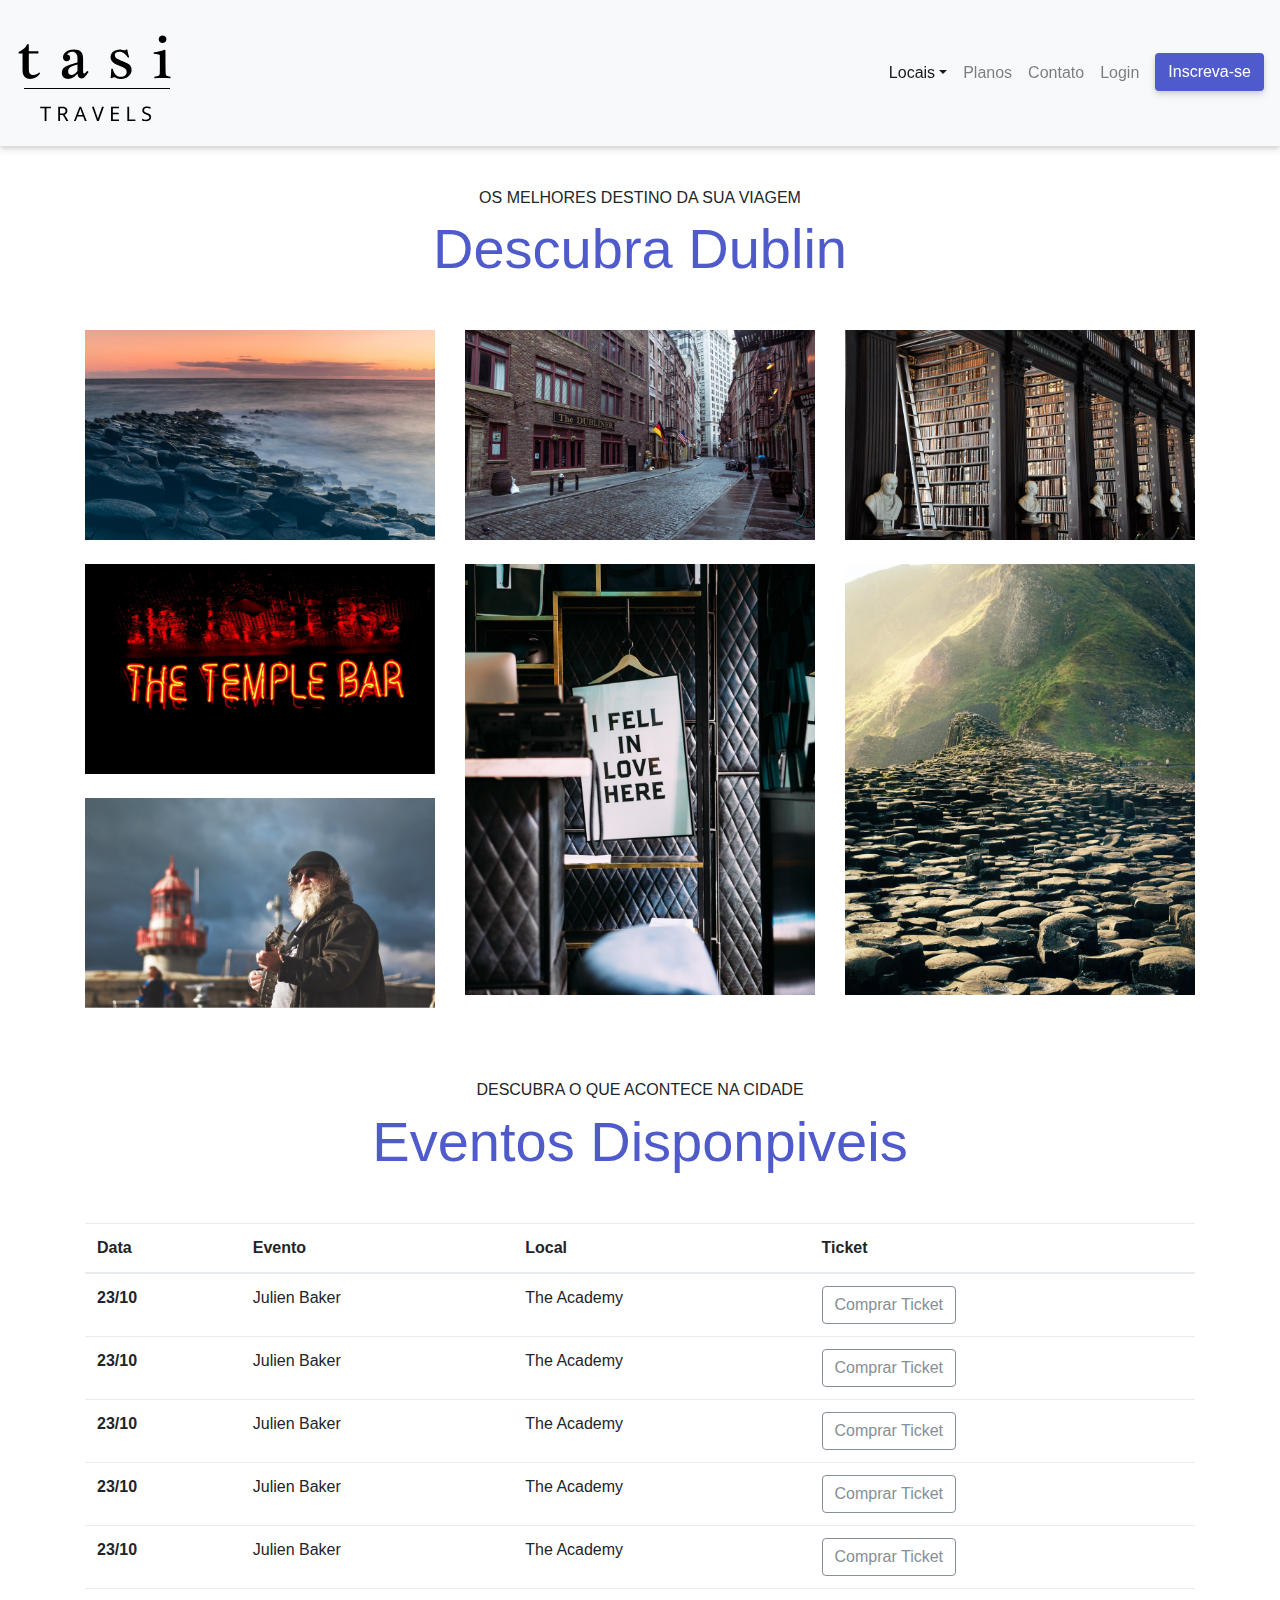
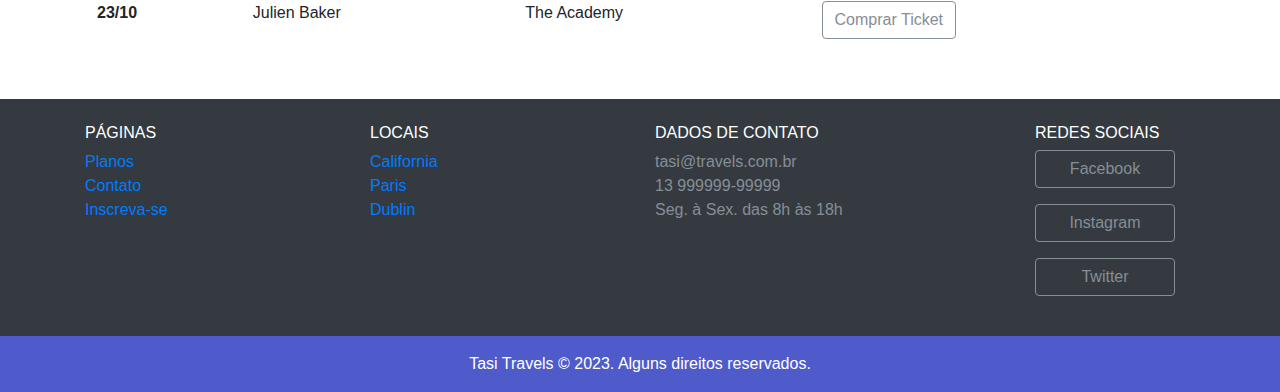
<file: tasi-travel/local.html>
<!DOCTYPE html>
<html>
  <head>
    <title>Tasi Travels - Local</title>
    
    <meta charset="utf-8">
    <meta name="viewport" content="width=device-width, initial-scale=1, shrink-to-fit=no">
    
    <link rel="stylesheet" href="css/bootstrap.css">
    <link rel="stylesheet" href="css/style.css">
    
  </head>
  <body>
    
    <!-- Modal -->
    <div class="modal fade" id="modalLogin" tabindex="-1" role="dialog" aria-labelledby="modalLogin" aria-hidden="true">
      <div class="modal-dialog" role="document">
        <div class="modal-content">
          <div class="modal-header">
            <h5 class="modal-title" id="modalLogin">Entre na sua conta</h5>
            <button type="button" class="close" data-dismiss="modal" aria-label="Close">
              <span aria-hidden="true">&times;</span>
            </button>
          </div>
          <div class="modal-body">
            <form>
              <div class="form-group">
                <label for="inputLoginEmail">Email address</label>
                <input type="email" class="form-control" id="loginEmail">
              </div>
              <div class="form-group">
                <label for="inputLoginSenha">Password</label>
                <input type="password" class="form-control" id="senhaLogin">
              </div>
              <button type="submit" class="btn btn color color:hover box-shadow">Entrar</button>
              <small class="form-text text-muted">Esqueceu a senha? <a href="#">Clique aqui</a></small>
            </form>
          </div>
        </div>
      </div>
    </div>



    <nav class="navbar navbar-expand-md navbar-light bg-light fixed-top px-3  box-shadow">
      <a href="index.html" class="navbar-brand">
        <img src="img/caravan.svg" alt="Caravan">
      </a>
      
      <button class="navbar-toggler" type="button" data-toggle="collapse" data-target="#navbarSupportedContent" aria-controls="navbarSupportedContent" aria-expanded="false" aria-label="Abrir Navegação">
        <span class="navbar-toggler-icon"></span>
      </button>
      
      <div class="collapse navbar-collapse" id="navbarSupportedContent">
        <ul class="navbar-nav ml-auto">
          <li class="nav-item dropdown">
            <a class="nav-link dropdown-toggle active" href="#" id="navbarDropdown" role="button" data-toggle="dropdown" aria-haspopup="true" aria-expanded="false">Locais</a>
            <div class="dropdown-menu" aria-labelledby="navbarDropdown">
              <a class="dropdown-item" href="local.html">California</a>
              <a class="dropdown-item" href="local.html">Paris</a>
              <a class="dropdown-item" href="local.html">Dublin</a>
            </div>
          </li>
          <li class="nav-item">
            <a class="nav-link" href="planos.html">Planos</a>
          </li>
          <li class="nav-item">
            <a class="nav-link" href="contato.html">Contato</a>
          </li>
          <li class="nav-item">
            <a class="nav-link" data-toggle="modal" data-target="#modalLogin" href="#">Login</a>
          </li>
          <li class="nav-item">
            <a class="btn btn color color:hover box-shadow ml-md-2" href="inscricao.html">Inscreva-se</a>
          </li>
        </ul>
      </div>
      
    </nav>

    

    <section class="container">
        <div class=" text-center my-5">
          <span class="h6 d-block">OS MELHORES DESTINO DA SUA VIAGEM</span>
          <h2 class="display-4 colorText">Descubra Dublin</h2>
        </div>
        <div class="row">
          <div class="col-md">
            <img class= "img-fluid mb-4" src="./img/local/foto-1.jpg" alt="Foto-1">
            <img class= "img-fluid mb-4" src="./img/local/foto-2.jpg" alt="Foto-2">
            <img class= "img-fluid mb-4" src="./img/local/foto-3.jpg" alt="Foto-3">
          </div>
          <div class="col-md">
            <img class= "img-fluid mb-4" src="./img/local/foto-4.jpg" alt="Foto-4">
            <img class= "img-fluid mb-4" src="./img/local/foto-5.jpg" alt="Foto-5">
          </div>
          <div class="col-md">
            <img class= "img-fluid mb-4" src="./img/local/foto-6.jpg" alt="Foto-6">
            <img class= "img-fluid mb-4" src="./img/local/foto-7.jpg" alt="Foto-7">
          </div>
        </div>
    </section>

    <section>
      <div class="container">
        <div class=" text-center my-5">
          <span class="h6 d-block">DESCUBRA O QUE ACONTECE NA CIDADE</span>
          <h2 class="display-4 colorText">Eventos Disponpiveis</h2>
        </div>
        <table class="table table-hover table-responsive-md">
          <thead>
            <tr>
              <th scope="col">Data</th>
              <th scope="col">Evento</th>
              <th scope="col">Local</th>
              <th scope="col">Ticket</th>
            </tr>
          </thead>
          <tbody>
            <tr>
              <th scope="row">23/10</th>
              <td>Julien Baker</td>
              <td>The Academy</td>
              <td><a href="#" class="btn btn-outline-secondary btn-small">Comprar Ticket</a></td>
            </tr>
            <tr>
              <th scope="row">23/10</th>
              <td>Julien Baker</td>
              <td>The Academy</td>
              <td><a href="#" class="btn btn-outline-secondary btn-small">Comprar Ticket</a></td>
            </tr>
            <tr>
              <th scope="row">23/10</th>
              <td>Julien Baker</td>
              <td>The Academy</td>
              <td><a href="#" class="btn btn-outline-secondary btn-small">Comprar Ticket</a></td>
            </tr>
            <tr>
              <th scope="row">23/10</th>
              <td>Julien Baker</td>
              <td>The Academy</td>
              <td><a href="#" class="btn btn-outline-secondary btn-small">Comprar Ticket</a></td>
            </tr>
            <tr>
              <th scope="row">23/10</th>
              <td>Julien Baker</td>
              <td>The Academy</td>
              <td><a href="#" class="btn btn-outline-secondary btn-small">Comprar Ticket</a></td>
            </tr>
            <tr>
              <th scope="row">23/10</th>
              <td>Julien Baker</td>
              <td>The Academy</td>
              <td><a href="#" class="btn btn-outline-secondary btn-small">Comprar Ticket</a></td>
            </tr>
          </tbody>
        </table>
      </div>
    </section>

    <footer class="bg-dark text-white mt-5">
      <div class="container py-4">
        <div class="row">
          <div class="col-md-3 col-6 ">
            <h4 class="h6">PÁGINAS</h4>
            <ul class="list-unstyled colorText">
              <li><a href="planos.html">Planos</a></li>
              <li><a href="contato.html">Contato</a></li>
              <li><a href="inscricao.html">Inscreva-se</a></li>
            </ul>
          </div>
          <div class="col-md-3 col-6">
            <h4 class="h6">LOCAIS</h4>
            <ul class="list-unstyled">
              <li><a href="local.html">California</a></li>
              <li><a href="local.html">Paris</a></li>
              <li><a href="local.html">Dublin</a></li>
            </ul>
          </div>
          <div class="col-md-4">
            <h4 class="h6">DADOS DE CONTATO</h4>
            <ul class="list-unstyled text-secondary">
              <li>tasi@travels.com.br</li>
              <li>13 999999-99999</li>
              <li>Seg. à Sex. das 8h às 18h</li>
            </ul>
          </div>
          <div class="col-md-2">
            <h4 class="h6">REDES SOCIAIS</h4>
            <ul class="list-unstyled">
              <li><a style="max-width: 140px" class="btn btn-outline-secondary btn-block " href="#">Facebook</a></li>
            </ul>
            <ul class="list-unstyled">
              <li><a style="max-width: 140px" class="btn btn-outline-secondary btn-block" href="#">Instagram</a></li>
            </ul>
            <ul class="list-unstyled">
              <li><a  style="max-width: 140px" class="btn btn-outline-secondary btn-block" href="#">Twitter</a></li>
            </ul>
          </div>
        </div>
      </div>
      <div class="colorBg text-center py-3">
        <p class="m-0">Tasi Travels © 2023. Alguns direitos reservados.</p>
      </div>
    </footer>
   
    
    
    
    <script type="text/javascript" src="js/jquery-3.2.1.slim.min.js"></script>
    <script type="text/javascript" src="js/popper.min.js"></script>
    <script type="text/javascript" src="js/bootstrap.js"></script>
    <script type="text/javascript" src="js/app.js"></script>
  </body>
</html>
</file>
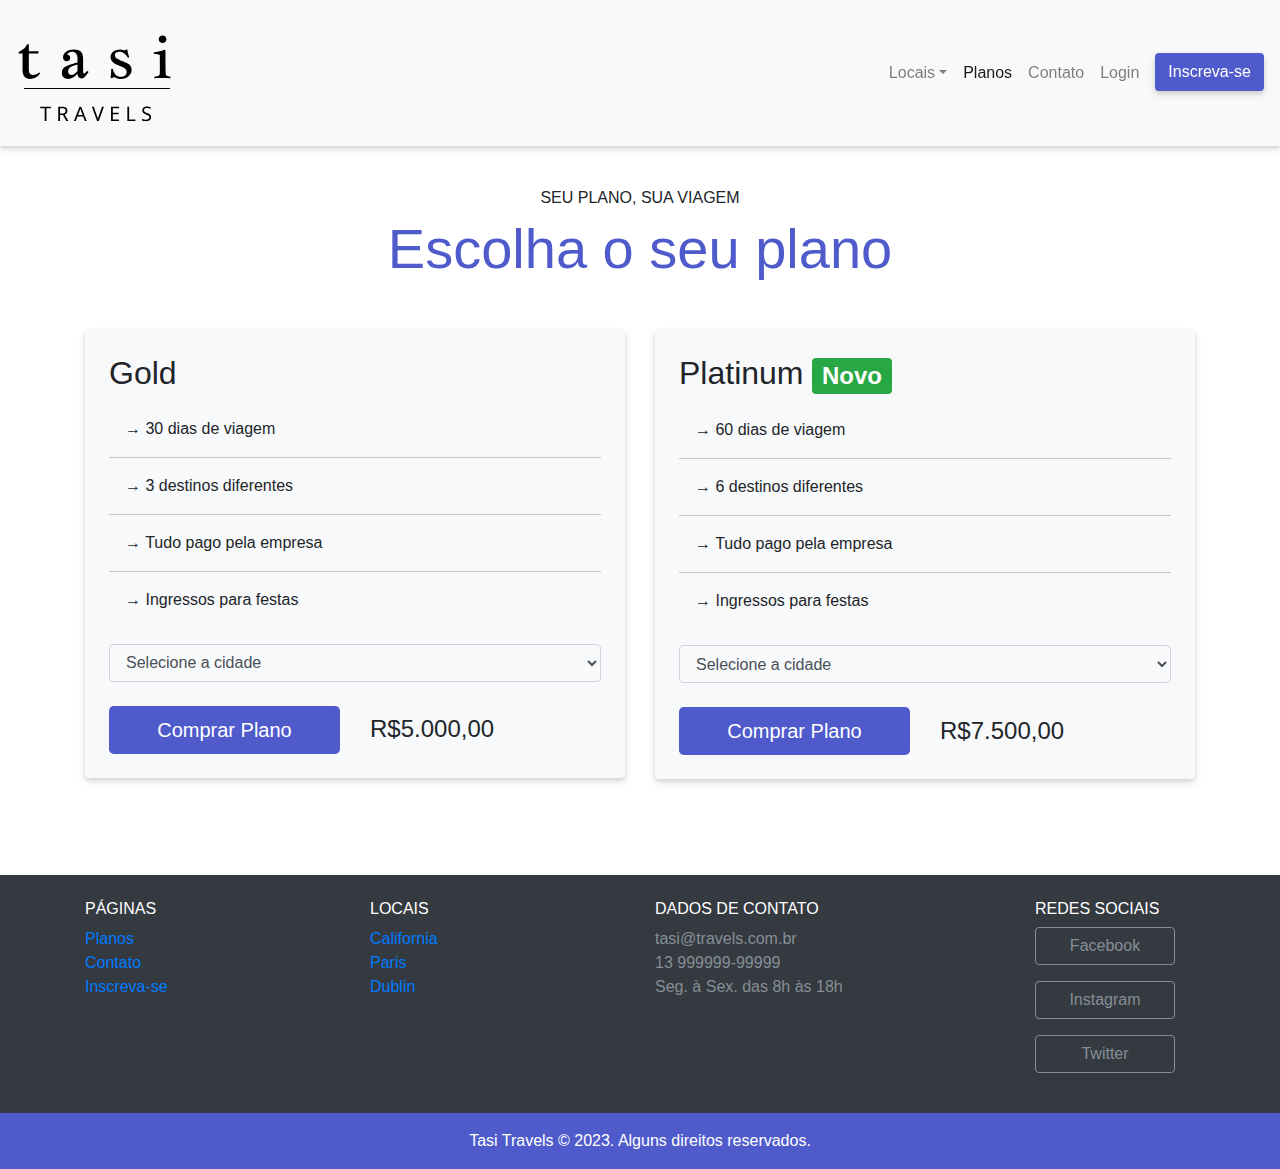
<file: tasi-travel/planos.html>
<!DOCTYPE html>
<html>
  <head>
    <title>Tasi Travels - Planos</title>
    
    <meta charset="utf-8">
    <meta name="viewport" content="width=device-width, initial-scale=1, shrink-to-fit=no">
    
    <link rel="stylesheet" href="css/bootstrap.css">
    <link rel="stylesheet" href="css/style.css">
    
  </head>
  <body>
    
    <!-- Modal -->
    <div class="modal fade" id="modalLogin" tabindex="-1" role="dialog" aria-labelledby="modalLogin" aria-hidden="true">
      <div class="modal-dialog" role="document">
        <div class="modal-content">
          <div class="modal-header">
            <h5 class="modal-title" id="modalLogin">Entre na sua conta</h5>
            <button type="button" class="close" data-dismiss="modal" aria-label="Close">
              <span aria-hidden="true">&times;</span>
            </button>
          </div>
          <div class="modal-body">
            <form>
              <div class="form-group">
                <label for="inputLoginEmail">Email address</label>
                <input type="email" class="form-control" id="loginEmail">
              </div>
              <div class="form-group">
                <label for="inputLoginSenha">Password</label>
                <input type="password" class="form-control" id="senhaLogin">
              </div>
              <button type="submit" class="btn btn color color:hover box-shadow">Entrar</button>
              <small class="form-text text-muted">Esqueceu a senha? <a href="#">Clique aqui</a></small>
            </form>
          </div>
        </div>
      </div>
    </div>



    <nav class="navbar navbar-expand-md navbar-light bg-light fixed-top px-3  box-shadow">
      <a href="index.html" class="navbar-brand">
        <img src="img/caravan.svg" alt="Caravan">
      </a>
      
      <button class="navbar-toggler" type="button" data-toggle="collapse" data-target="#navbarSupportedContent" aria-controls="navbarSupportedContent" aria-expanded="false" aria-label="Abrir Navegação">
        <span class="navbar-toggler-icon"></span>
      </button>
      
      <div class="collapse navbar-collapse" id="navbarSupportedContent">
        <ul class="navbar-nav ml-auto">
          <li class="nav-item dropdown">
            <a class="nav-link dropdown-toggle" href="#" id="navbarDropdown" role="button" data-toggle="dropdown" aria-haspopup="true" aria-expanded="false">Locais</a>
            <div class="dropdown-menu" aria-labelledby="navbarDropdown">
              <a class="dropdown-item" href="local.html">California</a>
              <a class="dropdown-item" href="local.html">Paris</a>
              <a class="dropdown-item" href="local.html">Dublin</a>
            </div>
          </li>
          <li class="nav-item">
            <a class="nav-link active" href="planos.html">Planos</a>
          </li>
          <li class="nav-item">
            <a class="nav-link" href="contato.html">Contato</a>
          </li>
          <li class="nav-item">
            <a class="nav-link" data-toggle="modal" data-target="#modalLogin" href="#">Login</a>
          </li>
          <li class="nav-item">
            <a class="btn btn color color:hover box-shadow ml-md-2" href="inscricao.html">Inscreva-se</a>
          </li>
        </ul>
      </div>
      
    </nav>

    

    <section class="container">
        <div class=" text-center my-5">
          <span class="h6 d-block">SEU PLANO, SUA VIAGEM</span>
          <h2 class="display-4 colorText">Escolha o seu plano</h2>
        </div>
        <div class="row">
            <div class="col-md mb-5">
                <div class="bg-light rounded p-4  box-shadow">
                    <h2>Gold</h2>
                    <ul class="lista-plano list-unstyled">
                        <li><span data-toggle="tooltip" data-placement="top" title="Isso mesmo! são 30 dias de viagens">→ 30 dias de viagem</span></li>
                        <li>→ 3 destinos diferentes</li>
                        <li>→ Tudo pago pela empresa</li>
                        <li>→ Ingressos para festas</li>
                    </ul>
                    <form action="">
                        <div class="form-group">
                            <select class="form-control bg-light" id="inputCidades">
                              <option>Selecione a cidade</option>
                              <option>Califórnia</option>
                              <option>Paris</option>
                              <option>Dublin</option>
                            </select>
                          </div>
                    </form>
                    <div class="row align-items-center mt-4">
                        <div class="col">
                            <a href="inscricao.html" class="btn btn-lg color color:hover btn-block">Comprar Plano</a>
                        </div>
                        <div class="col">
                            <span class="h4">R$5.000,00</span>
                        </div>
                    </div>
                </div>
            </div>
            <div class="col-md mb-5">
                <div class="bg-light rounded p-4  box-shadow">
                    <h2>Platinum <span class="badge badge-success">Novo</span></h2>
                    <ul class="lista-plano list-unstyled">
                        <li>→ 60 dias de viagem</li>
                        <li>→ 6 destinos diferentes</li>
                        <li>→ Tudo pago pela empresa</li>
                        <li>→ Ingressos para festas</li>
                    </ul>
                    <form action="">
                        <div class="form-group">
                            <select class="form-control bg-light" id="inputCidades">
                              <option>Selecione a cidade</option>
                              <option>Califórnia</option>
                              <option>Paris</option>
                              <option>Dublin</option>
                            </select>
                          </div>
                    </form>
                    <div class="row align-items-center mt-4">
                        <div class="col">
                            <a href="inscricao.html" class="btn btn-lg color color:hover btn-block">Comprar Plano</a>
                        </div>
                        <div class="col">
                            <span class="h4">R$7.500,00</span>
                        </div>
                    </div>
                </div>
            </div>
        </div>
    </section>

   
    <footer class="bg-dark text-white mt-5">
      <div class="container py-4">
        <div class="row">
          <div class="col-md-3 col-6 ">
            <h4 class="h6">PÁGINAS</h4>
            <ul class="list-unstyled colorText">
              <li><a href="planos.html">Planos</a></li>
              <li><a href="contato.html">Contato</a></li>
              <li><a href="inscricao.html">Inscreva-se</a></li>
            </ul>
          </div>
          <div class="col-md-3 col-6">
            <h4 class="h6">LOCAIS</h4>
            <ul class="list-unstyled">
              <li><a href="local.html">California</a></li>
              <li><a href="local.html">Paris</a></li>
              <li><a href="local.html">Dublin</a></li>
            </ul>
          </div>
          <div class="col-md-4">
            <h4 class="h6">DADOS DE CONTATO</h4>
            <ul class="list-unstyled text-secondary">
              <li>tasi@travels.com.br</li>
              <li>13 999999-99999</li>
              <li>Seg. à Sex. das 8h às 18h</li>
            </ul>
          </div>
          <div class="col-md-2">
            <h4 class="h6">REDES SOCIAIS</h4>
            <ul class="list-unstyled">
              <li><a style="max-width: 140px" class="btn btn-outline-secondary btn-block " href="#">Facebook</a></li>
            </ul>
            <ul class="list-unstyled">
              <li><a style="max-width: 140px" class="btn btn-outline-secondary btn-block" href="#">Instagram</a></li>
            </ul>
            <ul class="list-unstyled">
              <li><a  style="max-width: 140px" class="btn btn-outline-secondary btn-block" href="#">Twitter</a></li>
            </ul>
          </div>
        </div>
      </div>
      <div class="colorBg text-center py-3">
        <p class="m-0">Tasi Travels © 2023. Alguns direitos reservados.</p>
      </div>
    </footer>
   
    
    
    
    <script type="text/javascript" src="js/jquery-3.2.1.slim.min.js"></script>
    <script type="text/javascript" src="js/popper.min.js"></script>
    <script type="text/javascript" src="js/bootstrap.js"></script>
    <script type="text/javascript" src="js/app.js"></script>
  </body>
</html>
</file>
<file: tasi-travel/css/style.css>
body {
  padding-top: 140px;
}

.box-shadow {
  box-shadow: 0 2px 4px 0 rgba(0,0,0,.10),
              0 4px 8px 0 rgba(0,0,0,.10);
}


#home-quote {
  background: url('../img/bg-quote.jpg') center center;
  height: 100%;
  background-size: cover;
}

@media (max-width: 767px) {
  #home-quote .display-4 {
    font-size: 2.5rem;
  }
  body {
    padding: 0;
  }
  .fixed-top {
    position: relative;
  }
}

.color {
  background-color: #4F5BCB;
  color: white;
  cursor: pointer;
  transition: 0.3s;

}

.color:hover{
  background-color: white;
  color: #4F5BCB;
}

.colorText {
  color: #4F5BCB;
}

.colorBg {
  background-color: #4F5BCB;
}

.lista-plano li + li {
  border-top: 1px solid rgba(0,0,0,.2);
}

.lista-plano li {
  padding: 1rem
}
</file>
